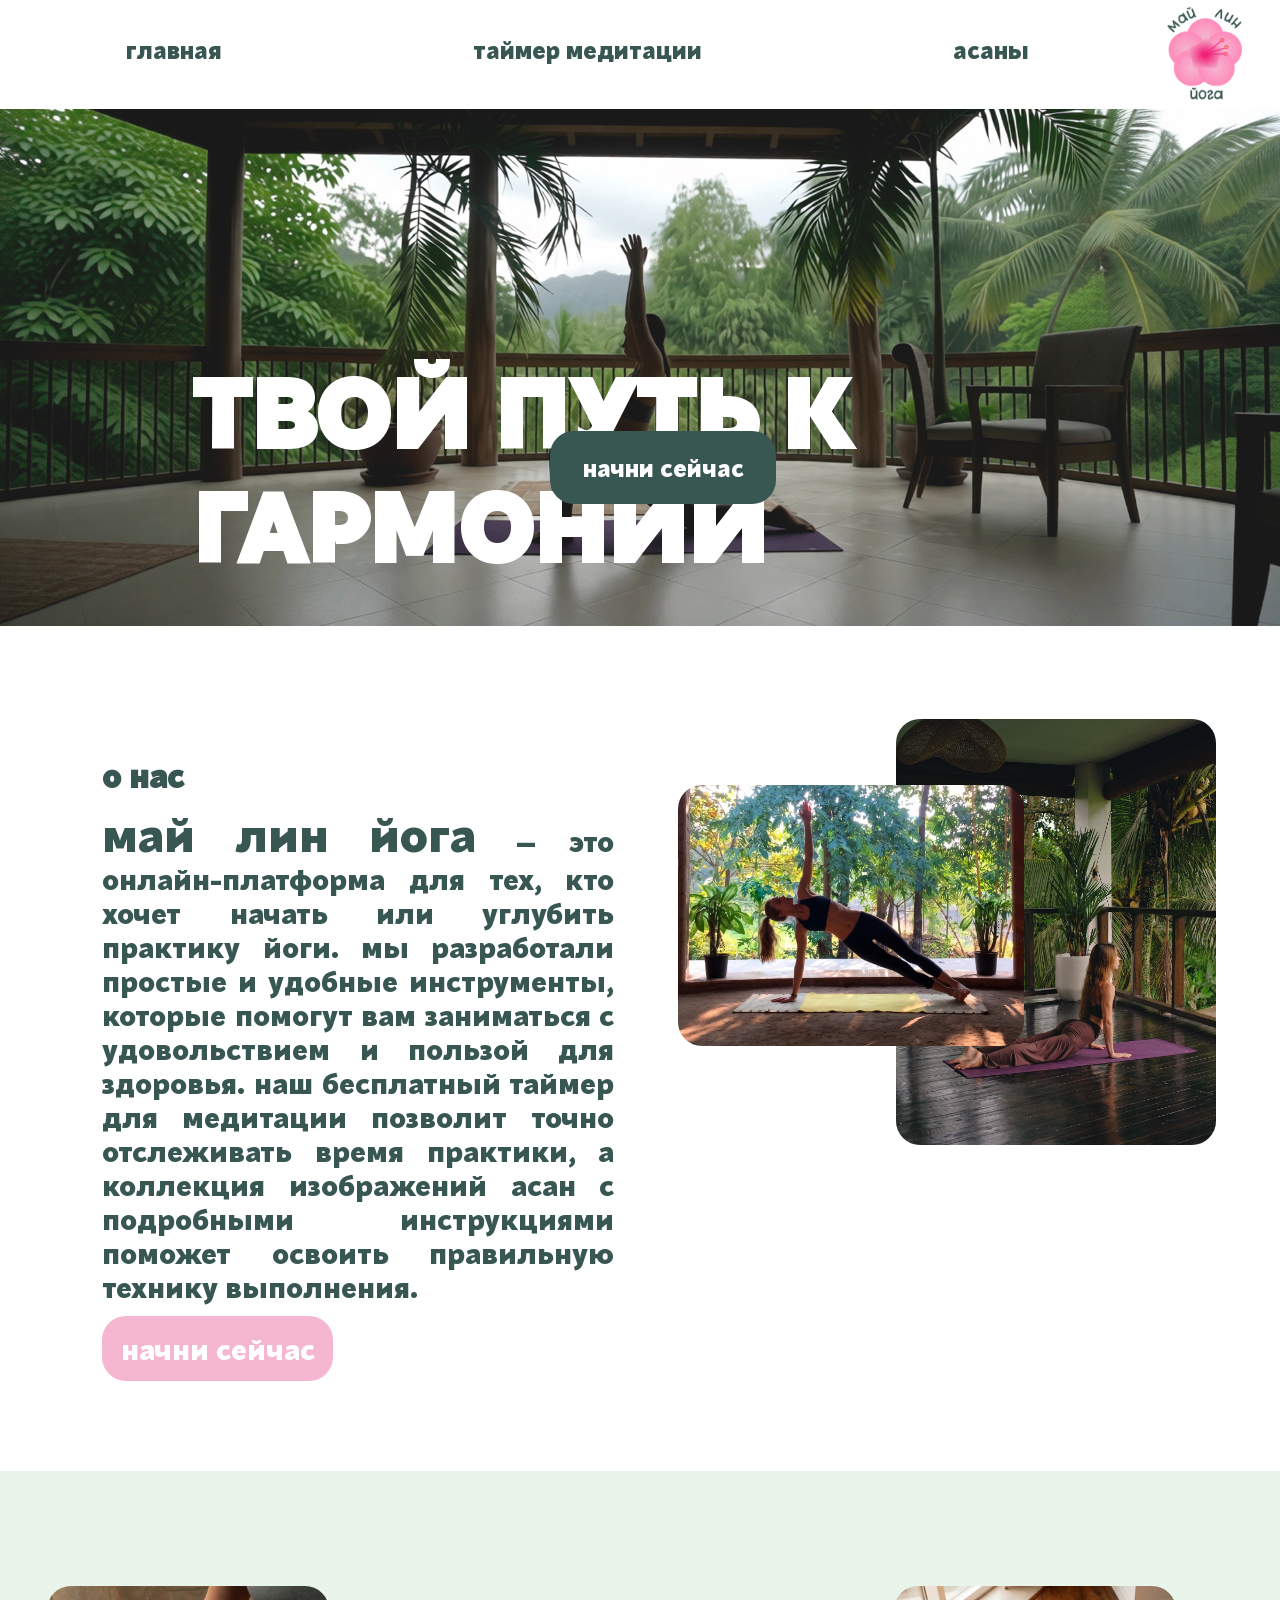
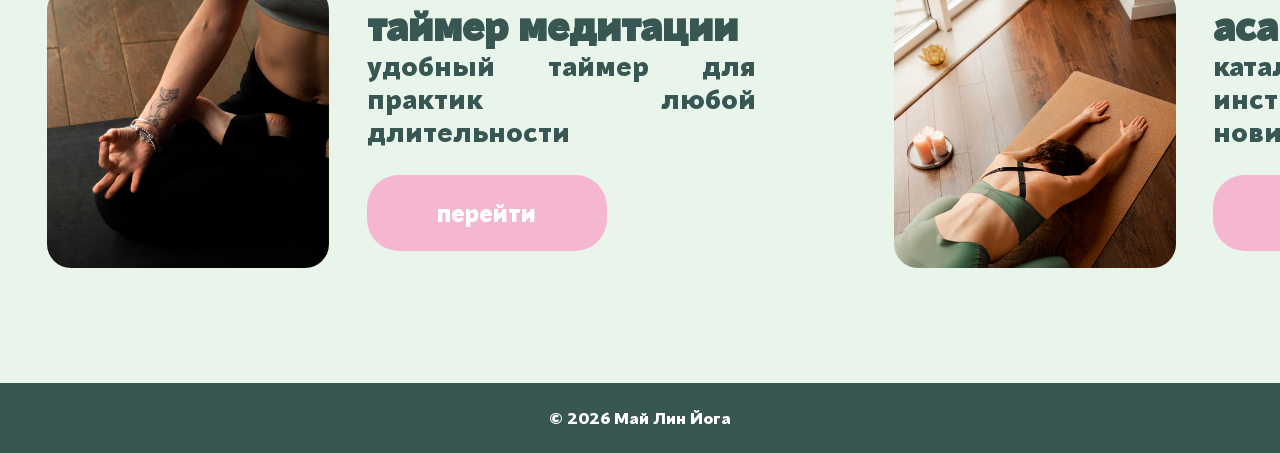
<file: index.html>
<!DOCTYPE html>
<html lang="en">
<head>
    <meta charset="UTF-8">
    <meta name="viewport" content="width=device-width, initial-scale=1.0">
    <title>главная страница</title>
    <link rel="stylesheet" href="styles/style.css">
    <link rel="icon" sizes="32x32" href="media/favicon.png">
</head>
<body>
    <header>
        <nav>
            <ul>
                <li><a href="index.html">главная</a></li>
                <li><a href="timer.html">таймер медитации</a></li>
                <li><a href="asana.html">асаны</a></li>
            </ul>
        </nav>
        <img src="media/logo.png">
     </header>
     <main>
        <section class="banner">
            <img src="media/main_banner.jpg">
            <div class="banner_text"><h2>ТВОЙ ПУТЬ К ГАРМОНИИ</h2></div>
            <div class="banner_button"><button><a href="timer.html">начни сейчас</a></button></div>
        </section>
        <section class="about">
            <div class="about_text">
                <h2>о нас</h2>
                <p><span style="font-size: 3rem;">май лин йога </span> – это онлайн‑платформа для тех, кто хочет начать или углубить практику йоги. мы разработали простые и удобные инструменты, которые помогут вам заниматься с удовольствием и пользой для здоровья. наш бесплатный таймер для медитации позволит точно отслеживать время практики, а коллекция изображений асан с подробными инструкциями поможет освоить правильную технику выполнения.</p>
                <div class="about_button"><button><a href="timer.html">начни сейчас</a></button></div>
            </div>
            <span class="about_1"><img src="media/about_1.jpg"></span>
            <span class="about_2"><img src="media/about_2.jpg"></span>
        </section>
        <section class="functions">
            <div class="function_image">
                <img src="media/timer.png">
                <div class="function_text">
                    <h3>таймер медитации</h3>
                    <p>удобный таймер для практик любой длительности</p>
                    <button><a href="timer.html">перейти</a></button>
                </div>
            </div>
            <div class="function_image">
                <img src="media/yoga.png">
                <div class="function_text">
                    <h3>асаны</h3>
                    <p>каталог асан с фото и инструкциями для новичков и продвинутых</p>
                    <button><a href="asana.html">перейти</a></button>
                </div>
            </div>
        </section>
    </main>
    <footer>
        <p>&copy; 2026 Май Лин Йога</p>
    </footer>
</body>
</html>
</file>
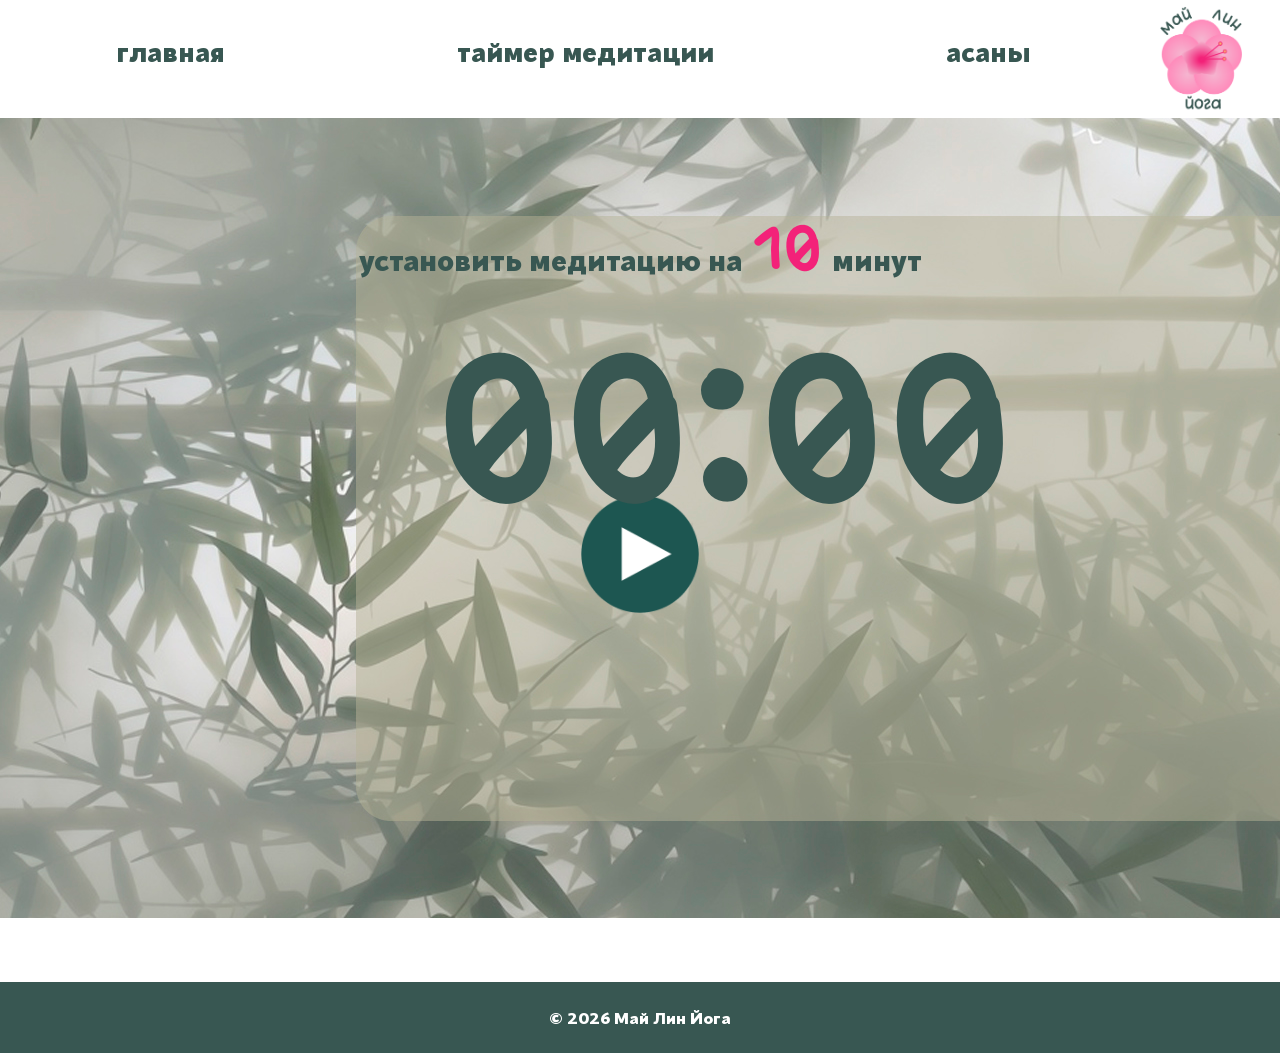
<file: timer.html>
<!DOCTYPE html>
<html lang="en">
<head>
    <meta charset="UTF-8">
    <meta name="viewport" content="width=device-width, initial-scale=1.0">
    <title>таймер</title>
    <link rel="stylesheet" href="styles/style.css">
    <link rel="stylesheet" href="styles/timer_style.css">
    <link rel="icon" sizes="32x32" href="media/favicon.png">
    <script src="js/timer_script.js" defer></script>
</head>
<body>
    <header>
        <nav>
            <ul>
                <li><a href="index.html">главная</a></li>
                <li><a href="timer.html">таймер медитации</a></li>
                <li><a href="asana.html">асаны</a></li>
            </ul>
        </nav>
        <img src="media/logo.png">
     </header>
     <main>
        <section class="timer">
            <form class="timer" onsubmit="app.submit(event)">
                <div class="info">
                    <p>установить медитацию на 
                        <input type="number" name="time" aria-label="Число минут для медитации" value="10">
                    минут</p> 
                </div>
                <div class="countdown">
                    <div class="num" id="min_tens">0</div>
                    <div class="num" id="min">0</div>
                    <div class="dots">:</div>
                    <div class="num" id="sec_tens">0</div>
                    <div class="num" id="sec">0</div>
                </div>
                <button type="submit" class="button">
                    <img src="media/play.png" alt="иконка play">
                </button>
                <audio id="audio" src="media/alarm.mp3" type="audio/mp3"></audio>
            </form>
        </section>
    </main>
    <footer>
        <p>&copy; 2026 Май Лин Йога</p>
    </footer>
</body>
</html>
</file>
<file: styles/style.css>
@font-face {
    font-family: "TheCrooker";
    src: url("../fonts/TheCrooker.otf") format("opentype");
    font-weight: normal;
    font-style: normal;
}
@font-face {
    font-family: "BlackerSans";
    src: url("../fonts/BlackerSans.ttf") format("truetype");
    font-weight: normal;
    font-style: normal;
}
html {
    scrollbar-width: none;
    width: 100%;
}
body {
    font-family: "BlackerSans", sans-serif;
    font-weight: 550;
    margin: 0;
    min-height: 100vh;
    width: 100%;
}
header img {
    margin-right: 2%;
    padding: 0 1%;
    height: 6rem;
}
header {
    margin-top: 0.5%;
    display: flex;
    width: auto;
    margin-bottom: 0.5%;
}
nav {
    width: 100%;
}
nav ul {
    display: flex;
    padding: 1.2% 0;
}
nav li {
    list-style: none;
    padding: 0 1%;
    margin: 0 auto;
    font-size: 1.5rem;
}
nav a {
    text-decoration: none;
    color: #385752;
    transition: color 0.5s ease;
}
nav a:hover {
    color: #A1B4A5;
}
.banner {
    position: relative;
}
.banner img {
    width: 100%;
    opacity: 90%;
}
.banner_text {
    font-family: "BlackerSans";
    position: absolute;
    top: 32%;
    left: 15%;
    font-size: 4rem;
    color: white;
}
.banner_button {
    position: absolute;
    top: 62%;
    left: 43%;
}
.banner_button button {
    border: none;
    background-color: #385752;
    font-family: "BlackerSans";
    font-size: 1.5rem;
    padding: 14%;
    width: 140%;
    border-radius: 1.5rem;
    color: white;
    transition: background-color 0.5s ease, color 0.5s ease;
}
.banner_button a {
    text-decoration: none;
    color: inherit;
}
.banner_button button:hover {
    color: #385752;
    background-color: white;
}
.about {
    margin-top: 7%;
    display: flex;
    position: relative;
    width: 100%;
    margin-bottom: 5%;
}
.about_1 img {
    top: 0;
    right: 5%;
    position: absolute;
    width: 25%;
    border-radius: 1.5rem;
    transition: width 0.5s ease;
}
.about_2 img {
    top: 10%;
    right: 20%;
    position: absolute;
    width: 27%;
    border-radius: 1.5rem;
    transition: width 0.5s ease;
}
.about_1 img:hover {
    width: 25.5%;
}
.about_2 img:hover {
    width: 27.5%;
}
.about_text {
    margin-top: 3%;
    margin-left: 8%;
    width: 40%;
}
.about_text h2 {
    font-size: 2rem;
    margin-top: 0;
    margin-bottom: 2%;
    color: #385752;
}
.about_text p {
    margin-top: 0;
    text-align: justify;
    font-size: 1.8rem;
    color: #385752;
    margin-bottom: 0;
    padding-bottom: 2.4%;
}
.about_button button {
    border: none;
    background-color: #F5B6D0;
    font-family: "BlackerSans";
    font-size: 1.8rem;
    padding: 3%;
    width: 45%;
    border-radius: 1.5rem;
    color: white;
    transition: background-color 0.5s ease, color 0.5s ease;
}
.about_button a {
    text-decoration: none;
    color: inherit;
}
.about_button button:hover {
    background-color: #385752;
}
.functions {
    background-color: #e9f5eb;
    color: #385752;
    margin-top: 7%;
    margin-left: 0;
    margin-right: 0;
    display: flex;
    max-width: 100%;
    justify-content: space-between;
}
.function_image {
    padding: 0 3.7%;
    display: flex;
    align-items: center;
}
.function_image img:hover {
    height: 57%;
}
.function_image img {
    height: 55%;
    margin-right: 5%;
    border-radius: 1.5rem;
    transition: height 0.5s ease;
}
.function_text h3 {
    margin-bottom: 0;
    font-size: 2.5rem;
    margin-top: 0;
}
.function_text p {
    width: 90%;
    margin-top: 0;
    font-size: 1.7rem;
    text-align: justify;
}
.functions button {
    font-family: "BlackerSans";
    border: none;
    background-color: #F5B6D0;
    font-size: 1.5rem;
    padding: 1.5rem;
    width: 15rem;
    border-radius: 2rem;
    color: white;
    transition: background-color 0.5s ease, color 0.5s ease;
}
.functions a {
    text-decoration: none;
    color: inherit;
}
.functions button:hover {
    background-color: #385752;
}
footer {
    width: 100%;
    text-align: center;
    background-color: #385752;
}
footer p {
    padding: 2% 0;
    color: white;
    font-size: 1rem;
    margin: 0;
}
</file>
<file: styles/timer_style.css>
@font-face {
    font-family: "TheCrooker";
    src: url("../fonts/TheCrooker.otf") format("opentype");
    font-weight: normal;
    font-style: normal;
}
@font-face {
    font-family: "BlackerSans";
    src: url("../fonts/BlackerSans.ttf") format("truetype");
    font-weight: normal;
    font-style: normal;
}
header img {
    height: 6.6rem;
}
nav li {
    font-size: 1.65rem;
}
.timer {
    position: relative;
    min-height: 800px;
    margin-top: 0;
    background-image: url(../media/timer_back.jpg);
}
.info p {
    margin-top: 0;
    padding: 8%;
    text-align: center;
    font-size: 1.8rem;
    color: #385752;
}
.info input[type="number"] {
    text-align: center;
    background: none;
    width: 4.5rem;
    font-size: 4rem;
    border: none;
    font-family: "TheCrooker";
    color: #F32279;
}
.info input::-webkit-outer-spin-button, .info input::-webkit-inner-spin-button {
    -webkit-appearance: none;
    margin: 0;
}
.countdown {
    top: 28%;
    left: 34%;
    position: absolute;
    margin: 0 auto;
    display: flex;
    font-size: 13rem;
    font-family: "TheCrooker";
    color: #385752;
}
button {
    padding-top: 4.5%;
    display: block;
    margin: 0 auto;
    background: none;
    border: 0;
}
button img {
    width: 160px;
}
footer {
    margin-top: 5%;
}
</file>
